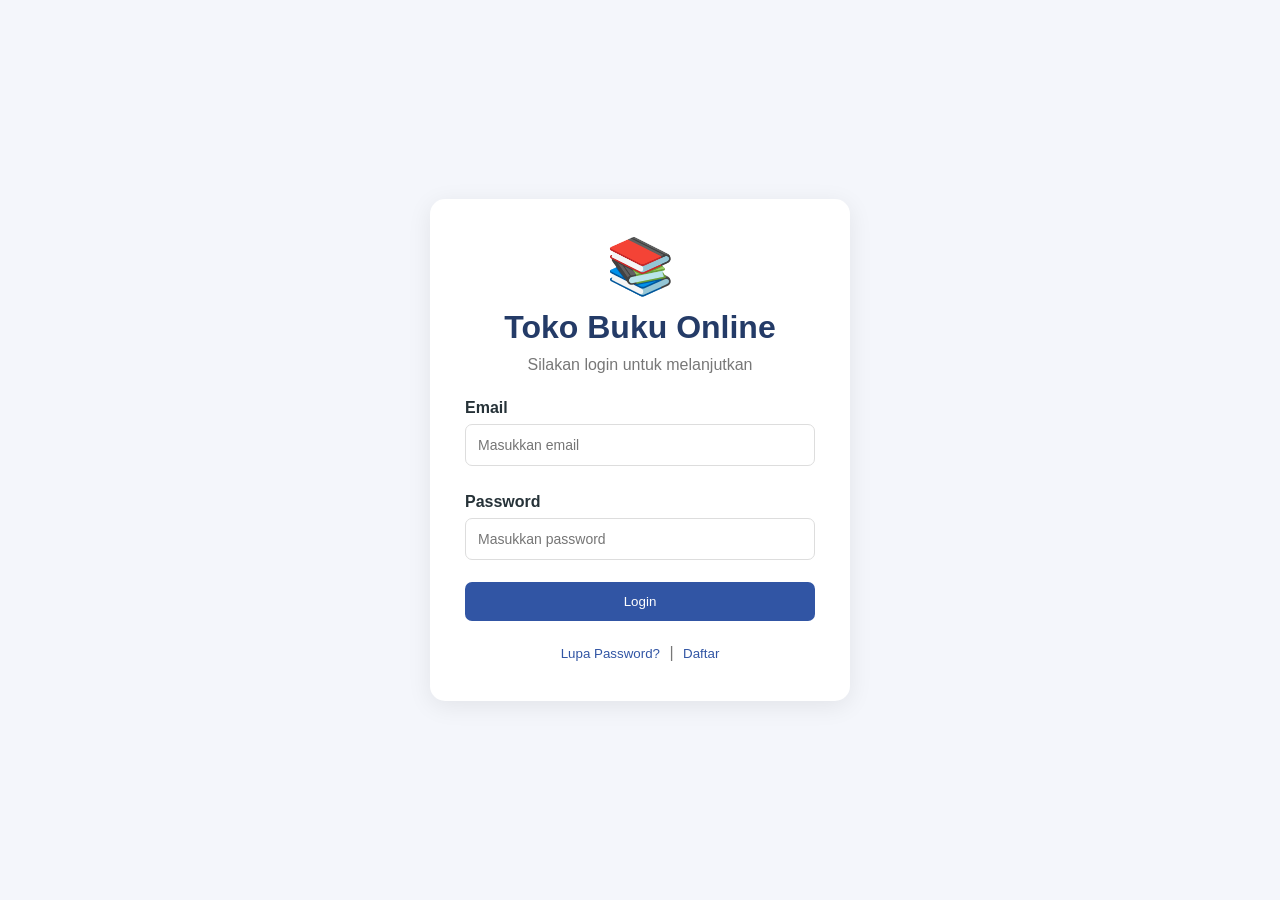
<file: tugas-uts-web1/index.html>
<!doctype html>
<html lang="id">
  <head>
    <meta charset="UTF-8" />
    <meta name="viewport" content="width=device-width, initial-scale=1.0" />
    <title>Login - Toko Buku Online</title>
    <link rel="stylesheet" href="css/style.css" />

    <style>
      .login-wrapper {
        min-height: 100vh;
        display: flex;
        align-items: center;
        justify-content: center;
        padding: 20px;
      }
    </style>
  </head>
  <body>
    <div class="login-wrapper">
      <div class="login-card">
        <div class="brand-icon">📚</div>
        <h1>Toko Buku Online</h1>
        <p class="subtitle">Silakan login untuk melanjutkan</p>

        <form id="formLogin">
          <label>Email</label>
          <input
            type="email"
            id="email"
            placeholder="Masukkan email"
            required
          />

          <label>Password</label>
          <input
            type="password"
            id="password"
            placeholder="Masukkan password"
            required
          />

          <button type="submit" class="btn-primary">Login</button>
        </form>

        <div class="login-links">
          <button onclick="bukaModal('modalLupa')">Lupa Password?</button>
          <span>|</span>
          <button onclick="bukaModal('modalDaftar')">Daftar</button>
        </div>
      </div>
    </div>

    <!-- Modal Lupa Password -->
    <div class="modal" id="modalLupa">
      <div class="modal-content">
        <button class="close-modal" onclick="tutupModal('modalLupa')">
          &times;
        </button>
        <h2>Lupa Password</h2>
        <p>Masukkan email yang terdaftar.</p>

        <form id="formLupa">
          <input
            type="email"
            id="emailLupa"
            placeholder="Email Anda"
            required
          />
          <button type="submit" class="btn-primary">Kirim</button>
        </form>
      </div>
    </div>

    <!-- Modal Daftar -->
    <div class="modal" id="modalDaftar">
      <div class="modal-content">
        <button class="close-modal" onclick="tutupModal('modalDaftar')">
          &times;
        </button>
        <h2>Daftar Akun</h2>

        <form id="formDaftar">
          <input
            type="text"
            id="namaDaftar"
            placeholder="Nama lengkap"
            required
          />
          <input type="email" id="emailDaftar" placeholder="Email" required />
          <input
            type="password"
            id="passwordDaftar"
            placeholder="Password"
            required
          />
          <button type="submit" class="btn-primary">Daftar Sekarang</button>
        </form>
      </div>
    </div>

    <script src="js/data.js"></script>
    <script src="js/script.js"></script>
  </body>
</html>
</file>
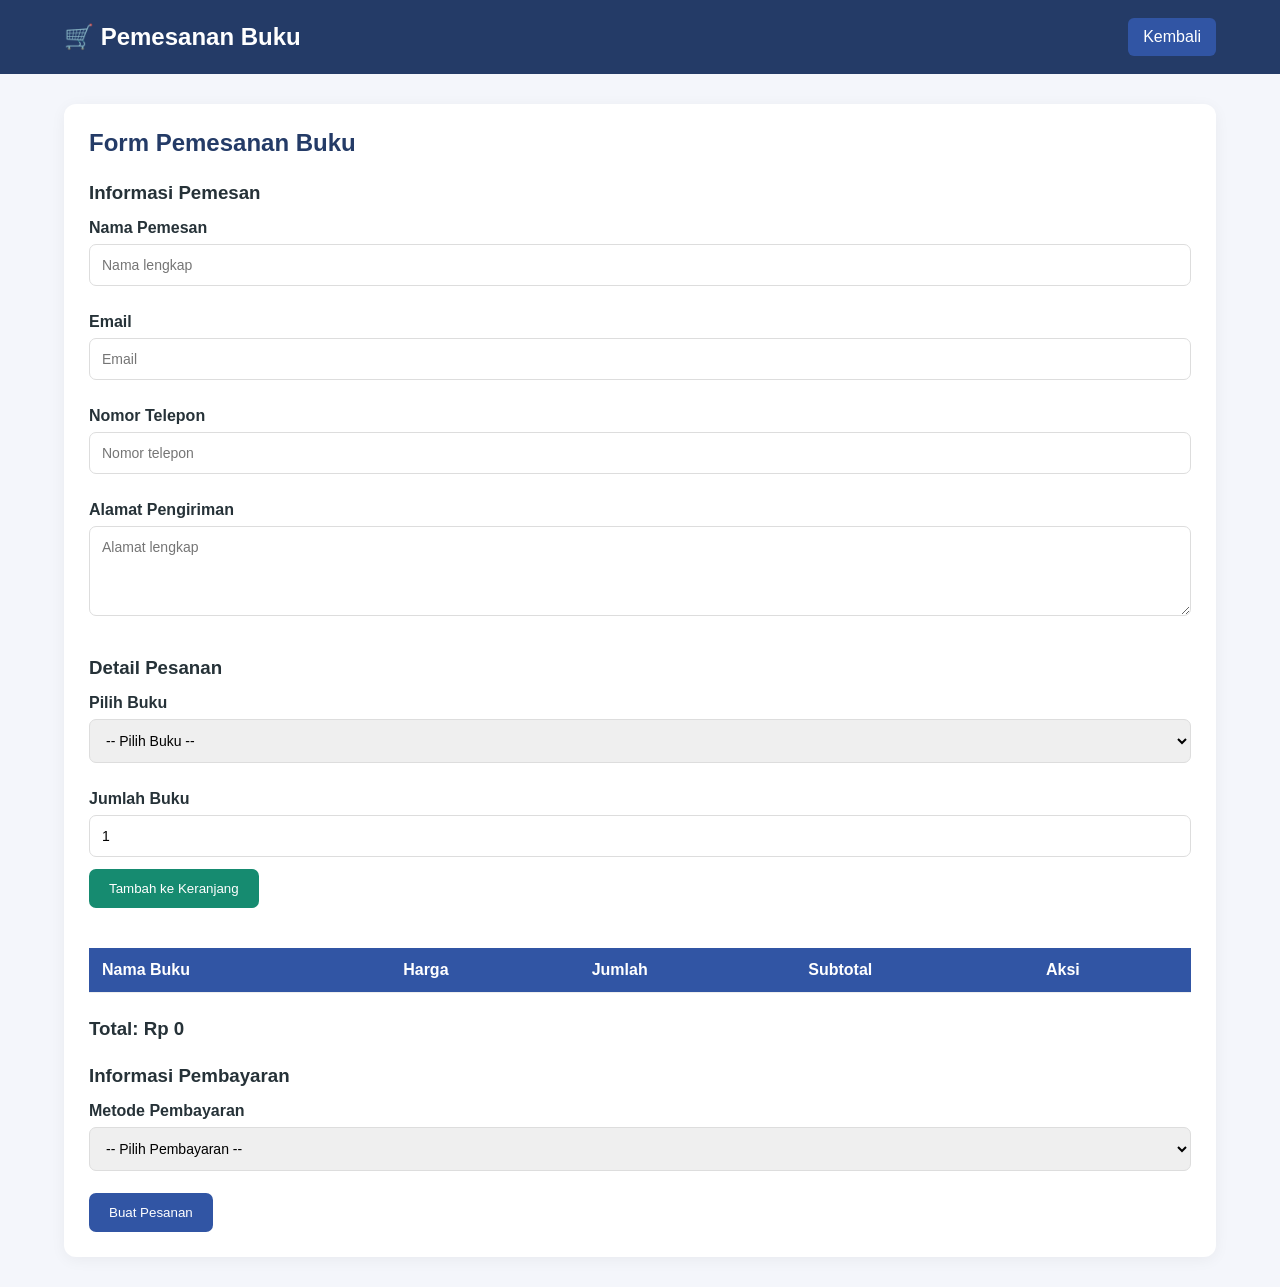
<file: tugas-uts-web1/checkout.html>
<!doctype html>
<html lang="id">
  <head>
    <meta charset="UTF-8" />
    <meta name="viewport" content="width=device-width, initial-scale=1.0" />
    <title>Pemesanan Buku</title>
    <link rel="stylesheet" href="css/style.css" />
  </head>
  <body>
    <header class="navbar">
      <h2>🛒 Pemesanan Buku</h2>
      <a href="dashboard.html" class="btn-back">Kembali</a>
    </header>

    <main class="container">
      <section class="content-card">
        <h1>Form Pemesanan Buku</h1>

        <form id="formCheckout">
          <h3>Informasi Pemesan</h3>

          <label>Nama Pemesan</label>
          <input
            type="text"
            id="namaPemesan"
            placeholder="Nama lengkap"
            required
          />

          <label>Email</label>
          <input type="email" id="emailPemesan" placeholder="Email" required />

          <label>Nomor Telepon</label>
          <input
            type="tel"
            id="teleponPemesan"
            placeholder="Nomor telepon"
            required
          />

          <label>Alamat Pengiriman</label>
          <textarea
            id="alamatPemesan"
            placeholder="Alamat lengkap"
            required
          ></textarea>

          <h3>Detail Pesanan</h3>

          <label>Pilih Buku</label>
          <select id="pilihBuku" required>
            <option value="">-- Pilih Buku --</option>
          </select>

          <label>Jumlah Buku</label>
          <input type="number" id="jumlahBuku" min="1" value="1" required />

          <button type="button" class="btn-secondary" onclick="tambahPesanan()">
            Tambah ke Keranjang
          </button>

          <div class="table-responsive">
            <table>
              <thead>
                <tr>
                  <th>Nama Buku</th>
                  <th>Harga</th>
                  <th>Jumlah</th>
                  <th>Subtotal</th>
                  <th>Aksi</th>
                </tr>
              </thead>
              <tbody id="tabelKeranjang"></tbody>
            </table>
          </div>

          <h3 id="totalHarga">Total: Rp 0</h3>

          <h3>Informasi Pembayaran</h3>

          <label>Metode Pembayaran</label>
          <select id="metodePembayaran" required>
            <option value="">-- Pilih Pembayaran --</option>
            <option value="Transfer Bank">Transfer Bank</option>
            <option value="COD">Cash On Delivery (COD)</option>
            <option value="E-Wallet">E-Wallet</option>
          </select>

          <button type="submit" class="btn-primary">Buat Pesanan</button>
        </form>
      </section>
    </main>

    <script src="js/data.js"></script>
    <script src="js/script.js"></script>
  </body>
</html>
</file>
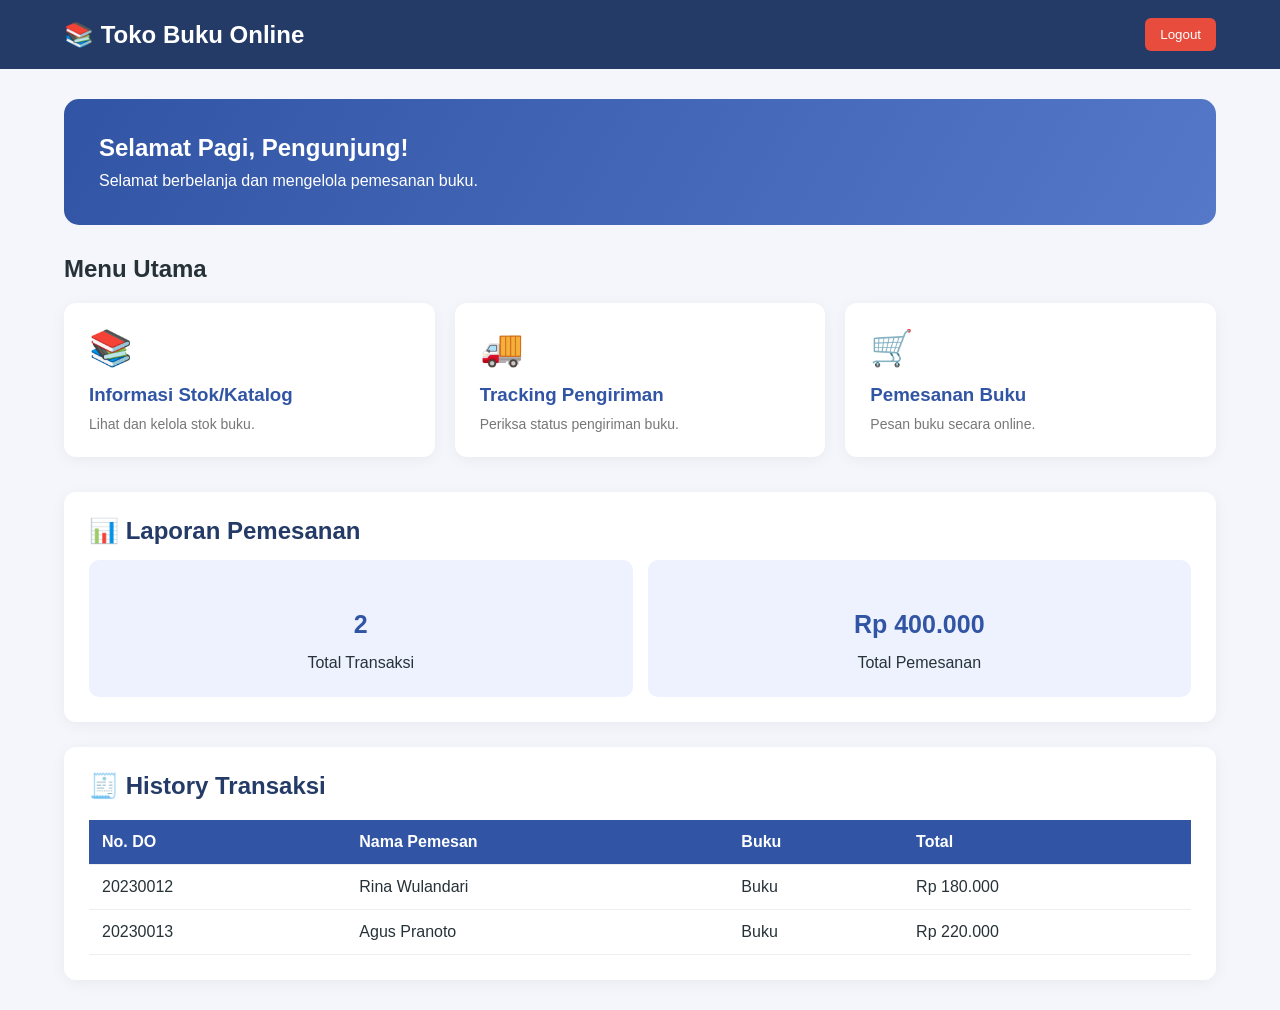
<file: tugas-uts-web1/dashboard.html>
<!doctype html>
<html lang="id">
  <head>
    <meta charset="UTF-8" />
    <meta name="viewport" content="width=device-width, initial-scale=1.0" />
    <title>Dashboard - Toko Buku Online</title>
    <link rel="stylesheet" href="css/style.css" />
  </head>
  <body>
    <header class="navbar">
      <h2>📚 Toko Buku Online</h2>
      <div>
        <span id="namaUser"></span>
        <button class="btn-logout" onclick="logout()">Logout</button>
      </div>
    </header>

    <main class="container">
      <section class="welcome-card">
        <h1 id="greeting">Selamat Datang!</h1>
        <p>Selamat berbelanja dan mengelola pemesanan buku.</p>
      </section>

      <h2 class="section-title">Menu Utama</h2>

      <section class="menu-grid">
        <a href="stok.html" class="menu-card">
          <div class="menu-icon">📚</div>
          <h3>Informasi Stok/Katalog</h3>
          <p>Lihat dan kelola stok buku.</p>
        </a>

        <a href="tracking.html" class="menu-card">
          <div class="menu-icon">🚚</div>
          <h3>Tracking Pengiriman</h3>
          <p>Periksa status pengiriman buku.</p>
        </a>

        <a href="checkout.html" class="menu-card">
          <div class="menu-icon">🛒</div>
          <h3>Pemesanan Buku</h3>
          <p>Pesan buku secara online.</p>
        </a>
      </section>

      <section id="laporan" class="content-card">
        <h2>📊 Laporan Pemesanan</h2>
        <div class="stats-grid">
          <div class="stat-card">
            <h3 id="jumlahTransaksi">0</h3>
            <p>Total Transaksi</p>
          </div>
          <div class="stat-card">
            <h3 id="totalPendapatan">Rp 0</h3>
            <p>Total Pemesanan</p>
          </div>
        </div>
      </section>

      <section id="transaksi" class="content-card">
        <h2>🧾 History Transaksi</h2>
        <div class="table-responsive">
          <table>
            <thead>
              <tr>
                <th>No. DO</th>
                <th>Nama Pemesan</th>
                <th>Buku</th>
                <th>Total</th>
              </tr>
            </thead>
            <tbody id="tabelHistory">
              <tr>
                <td colspan="4">Belum ada transaksi.</td>
              </tr>
            </tbody>
          </table>
        </div>
      </section>
    </main>

    <script src="js/data.js"></script>
    <script src="js/script.js"></script>
  </body>
</html>
</file>
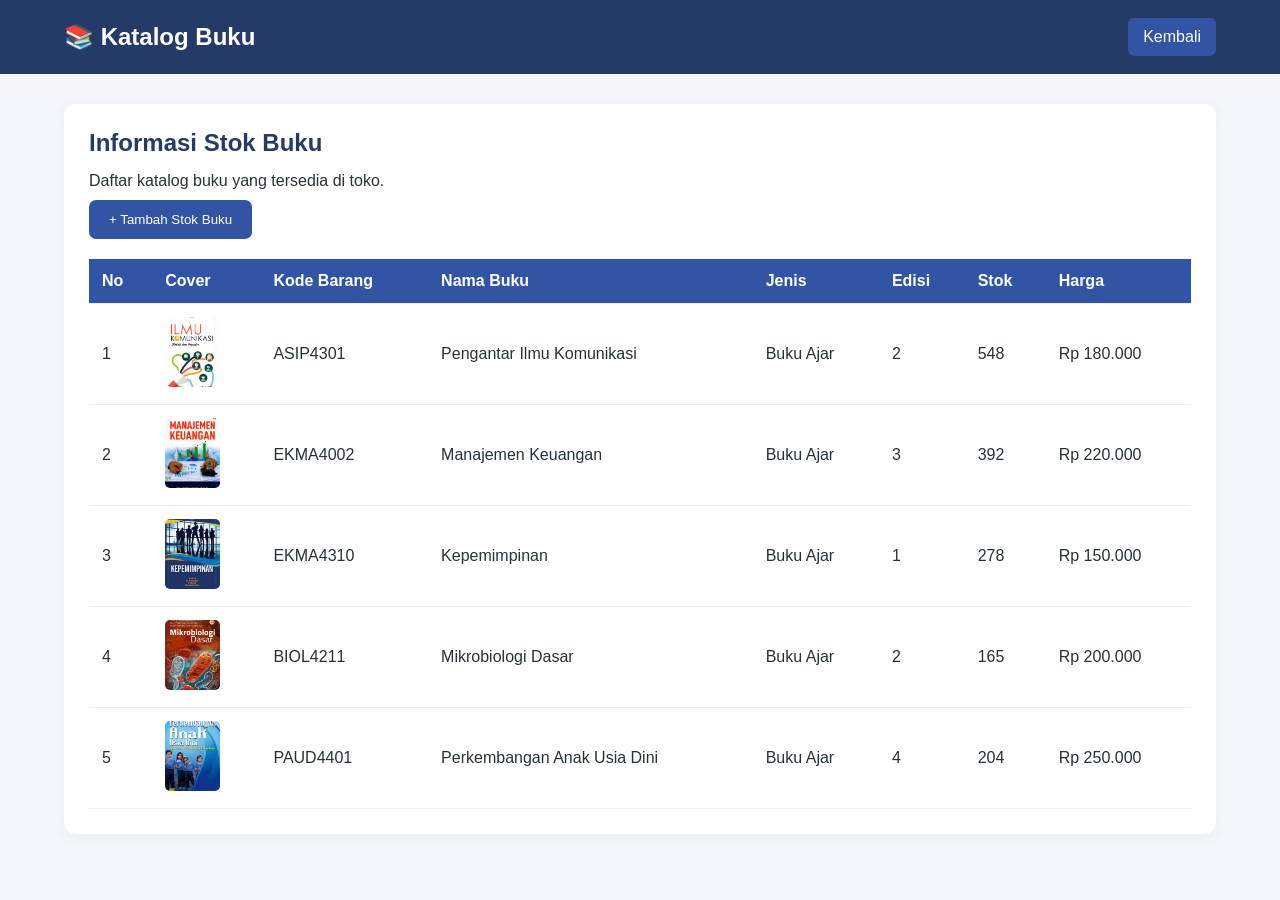
<file: tugas-uts-web1/stok.html>
<!doctype html>
<html lang="id">
  <head>
    <meta charset="UTF-8" />
    <meta name="viewport" content="width=device-width, initial-scale=1.0" />
    <title>Katalog Buku</title>
    <link rel="stylesheet" href="css/style.css" />
  </head>
  <body>
    <header class="navbar">
      <h2>📚 Katalog Buku</h2>
      <a href="dashboard.html" class="btn-back">Kembali</a>
    </header>

    <main class="container">
      <section class="content-card">
        <h1>Informasi Stok Buku</h1>
        <p>Daftar katalog buku yang tersedia di toko.</p>

        <button class="btn-primary" onclick="bukaModal('modalTambah')">
          + Tambah Stok Buku
        </button>

        <div class="table-responsive">
          <table>
            <thead>
              <tr>
                <th>No</th>
                <th>Cover</th>
                <th>Kode Barang</th>
                <th>Nama Buku</th>
                <th>Jenis</th>
                <th>Edisi</th>
                <th>Stok</th>
                <th>Harga</th>
              </tr>
            </thead>
            <tbody id="tabelStok"></tbody>
          </table>
        </div>
      </section>
    </main>

    <!-- Modal Tambah Stok -->
    <div class="modal" id="modalTambah">
      <div class="modal-content">
        <button class="close-modal" onclick="tutupModal('modalTambah')">
          &times;
        </button>
        <h2>Tambah Buku Baru</h2>

        <form id="formTambahBuku">
          <input
            type="text"
            id="kodeBarang"
            placeholder="Kode Barang"
            required
          />

          <input type="text" id="namaBarang" placeholder="Nama Buku" required />

          <input
            type="text"
            id="jenisBarang"
            placeholder="Jenis Buku"
            required
          />

          <input
            type="number"
            id="edisi"
            placeholder="Edisi"
            min="1"
            required
          />

          <input
            type="number"
            id="stok"
            placeholder="Jumlah Stok"
            min="0"
            required
          />

          <input
            type="number"
            id="harga"
            placeholder="Harga Buku"
            min="1"
            required
          />

          <button type="submit" class="btn-primary">Simpan Buku</button>
        </form>
      </div>
    </div>

    <script src="js/data.js"></script>
    <script src="js/script.js"></script>
  </body>
</html>
</file>
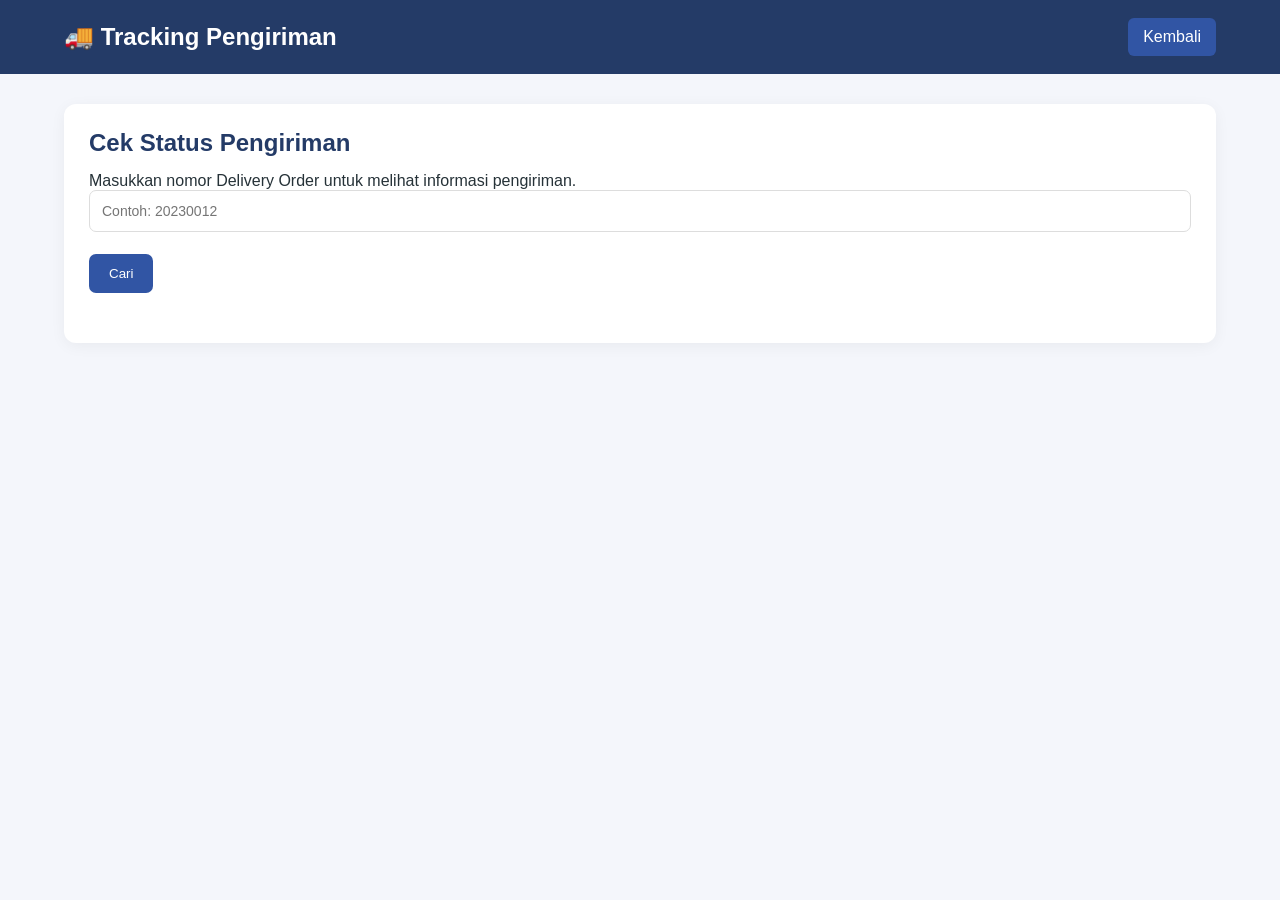
<file: tugas-uts-web1/tracking.html>
<!doctype html>
<html lang="id">
  <head>
    <meta charset="UTF-8" />
    <meta name="viewport" content="width=device-width, initial-scale=1.0" />
    <title>Tracking Pengiriman</title>
    <link rel="stylesheet" href="css/style.css" />
  </head>
  <body>
    <header class="navbar">
      <h2>🚚 Tracking Pengiriman</h2>
      <a href="dashboard.html" class="btn-back">Kembali</a>
    </header>

    <main class="container">
      <section class="content-card">
        <h1>Cek Status Pengiriman</h1>
        <p>Masukkan nomor Delivery Order untuk melihat informasi pengiriman.</p>

        <form id="formTracking">
          <input
            type="text"
            id="nomorDO"
            placeholder="Contoh: 20230012"
            required
          />
          <button type="submit" class="btn-primary">Cari</button>
        </form>

        <div id="hasilTracking" style="margin-top: 25px"></div>
      </section>
    </main>

    <script src="js/data.js"></script>
    <script src="js/script.js"></script>
  </body>
</html>
</file>
<file: tugas-uts-web1/css/style.css>
* {
    margin: 0;
    padding: 0;
    box-sizing: border-box;
    font-family: Arial, Helvetica, sans-serif;
}

body {
    background: #f4f6fb;
    color: #263238;
}

a {
    text-decoration: none;
    color: inherit;
}

.container {
    width: 90%;
    max-width: 1200px;
    margin: 30px auto;
}


.login-card {
    background: white;
    width: 100%;
    max-width: 420px;
    padding: 35px;
    border-radius: 15px;
    box-shadow: 0 5px 25px rgba(0,0,0,0.08);
    text-align: center;
}

.brand-icon {
    font-size: 55px;
    margin-bottom: 10px;
}

.login-card h1 {
    color: #243b67;
    margin-bottom: 10px;
}

.subtitle {
    color: #777;
    margin-bottom: 25px;
}

label {
    display: block;
    margin: 15px 0 7px;
    font-weight: bold;
    text-align: left;
}

input, select, textarea {
    width: 100%;
    padding: 12px;
    border: 1px solid #ddd;
    border-radius: 7px;
    margin-bottom: 12px;
    font-size: 14px;
}

textarea {
    min-height: 90px;
    resize: vertical;
}


button {
    cursor: pointer;
    border: none;
}

.btn-primary {
    background: #3155a4;
    color: white;
    padding: 12px 20px;
    border-radius: 7px;
    margin-top: 10px;
    transition: 0.3s;
}

.btn-primary:hover {
    background: #203c7b;
}

.login-card .btn-primary {
    width: 100%;
}

.btn-secondary {
    background: #168b70;
    color: white;
    padding: 12px 20px;
    border-radius: 7px;
    margin-bottom: 20px;
}

.btn-logout {
    background: #e74c3c;
    color: white;
    padding: 9px 15px;
    border-radius: 6px;
    margin-left: 12px;
}

.btn-back {
    background: #3155a4;
    color: white;
    padding: 10px 15px;
    border-radius: 6px;
}


.login-links {
    margin-top: 20px;
    color: #777;
}

.login-links button {
    background: none;
    color: #3155a4;
    padding: 5px;
}


.navbar {
    background: #243b67;
    color: white;
    padding: 18px 5%;
    display: flex;
    align-items: center;
    justify-content: space-between;
    flex-wrap: wrap;
    gap: 15px;
}


.welcome-card {
    background: linear-gradient(120deg, #3155a4, #5579c8);
    color: white;
    padding: 35px;
    border-radius: 15px;
    margin-bottom: 30px;
}

.welcome-card h1 {
    margin-bottom: 10px;
}

.section-title {
    margin-bottom: 20px;
}

.menu-grid {
    display: grid;
    grid-template-columns: repeat(auto-fit, minmax(220px, 1fr));
    gap: 20px;
    margin-bottom: 35px;
}

.menu-card {
    background: white;
    padding: 25px;
    border-radius: 12px;
    box-shadow: 0 3px 15px rgba(0,0,0,0.05);
    transition: 0.3s;
}

.menu-card:hover {
    transform: translateY(-5px);
    box-shadow: 0 7px 20px rgba(0,0,0,0.1);
}

.menu-icon {
    font-size: 35px;
    margin-bottom: 15px;
}

.menu-card h3 {
    color: #3155a4;
    margin-bottom: 10px;
}

.menu-card p {
    color: #777;
    font-size: 14px;
}


.content-card {
    background: white;
    padding: 25px;
    border-radius: 12px;
    margin-bottom: 25px;
    box-shadow: 0 3px 15px rgba(0,0,0,0.05);
}

.content-card h1,
.content-card h2 {
    margin-bottom: 15px;
    color: #243b67;
}

.content-card h3 {
    margin: 25px 0 15px;
}


.table-responsive {
    width: 100%;
    overflow-x: auto;
    margin-top: 20px;
}

table {
    width: 100%;
    border-collapse: collapse;
    min-width: 650px;
}

th, td {
    border-bottom: 1px solid #eee;
    padding: 13px;
    text-align: left;
}

th {
    background: #3155a4;
    color: white;
}

tbody tr:hover {
    background: #f5f7fc;
}

.book-cover {
    width: 55px;
    height: 70px;
    object-fit: cover;
    border-radius: 5px;
}


.stats-grid {
    display: grid;
    grid-template-columns: repeat(auto-fit, minmax(180px, 1fr));
    gap: 15px;
}

.stat-card {
    background: #eef2ff;
    padding: 25px;
    border-radius: 10px;
    text-align: center;
}

.stat-card h3 {
    color: #3155a4;
    font-size: 25px;
}


.modal {
    display: none;
    position: fixed;
    z-index: 1000;
    inset: 0;
    background: rgba(0,0,0,0.55);
    justify-content: center;
    align-items: center;
    padding: 20px;
}

.modal-content {
    background: white;
    padding: 30px;
    border-radius: 12px;
    width: 100%;
    max-width: 420px;
    position: relative;
    max-height: 90vh;
    overflow-y: auto;
}

.modal-content h2 {
    color: #243b67;
    margin-bottom: 15px;
}

.close-modal {
    position: absolute;
    right: 15px;
    top: 10px;
    background: none;
    font-size: 28px;
    color: #777;
}


.tracking-info {
    background: #f4f6fb;
    padding: 20px;
    border-radius: 10px;
    margin-bottom: 20px;
}

.tracking-info p {
    margin: 10px 0;
}

.status {
    display: inline-block;
    padding: 7px 13px;
    background: #e5f5ed;
    color: #168b70;
    border-radius: 20px;
    font-weight: bold;
}

.progress {
    width: 100%;
    height: 12px;
    background: #ddd;
    border-radius: 10px;
    margin: 15px 0;
    overflow: hidden;
}

.progress-bar {
    height: 100%;
    background: #168b70;
    border-radius: 10px;
    transition: 0.5s;
}

.timeline {
    border-left: 3px solid #3155a4;
    padding-left: 20px;
    margin: 20px 0 20px 10px;
}

.timeline-item {
    margin-bottom: 20px;
    position: relative;
}

.timeline-item::before {
    content: "";
    width: 12px;
    height: 12px;
    background: #3155a4;
    border-radius: 50%;
    position: absolute;
    left: -27px;
    top: 3px;
}

.timeline-item p {
    margin-top: 5px;
    color: #666;
}


@media (max-width: 600px) {
    .navbar {
        flex-direction: column;
        text-align: center;
    }

    .container {
        width: 94%;
    }

    .content-card {
        padding: 18px;
    }

    .welcome-card {
        padding: 25px;
    }
}
</file>
